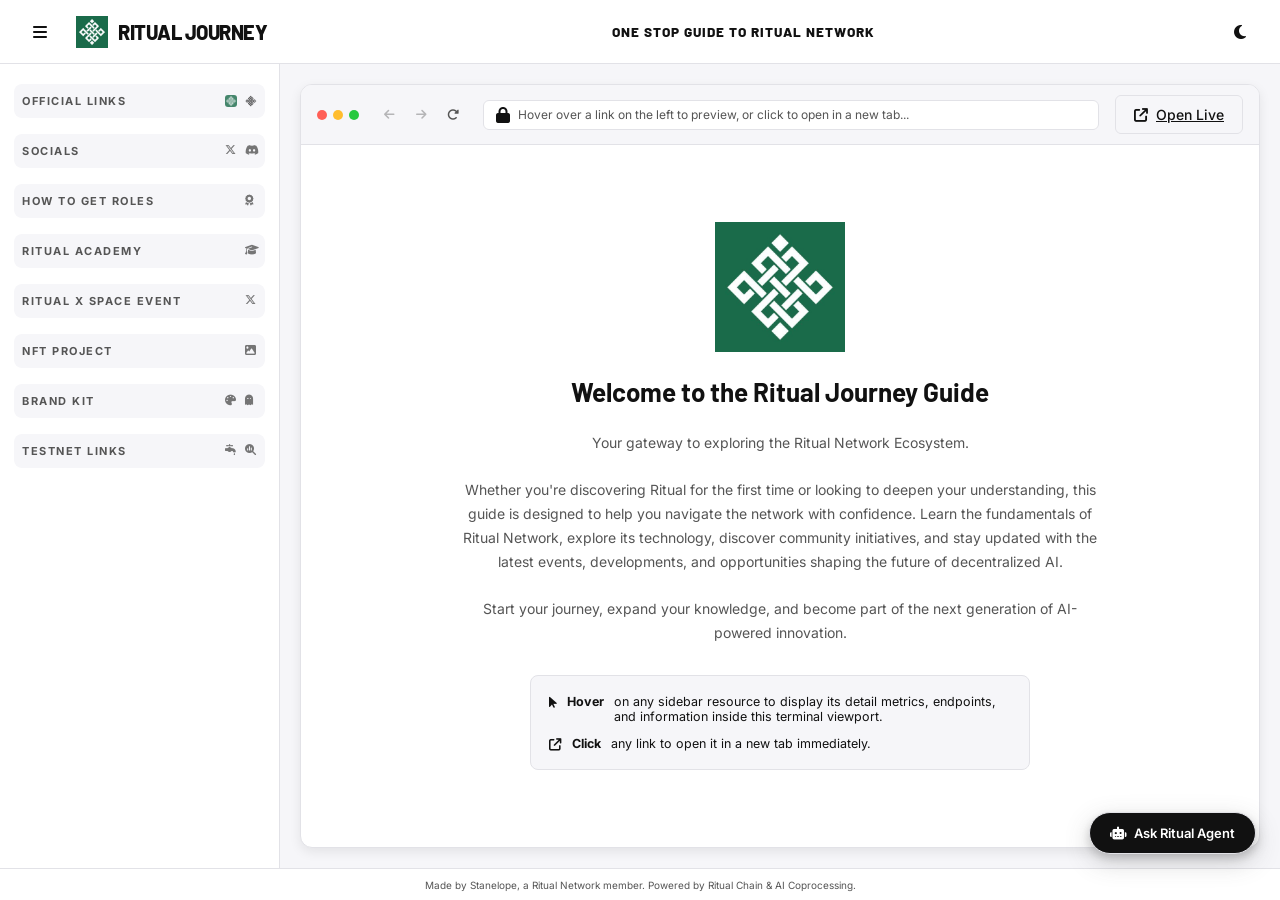
<file: index.html>
<!DOCTYPE html>
<html lang="en" data-theme="light">
<head>
    <meta charset="UTF-8">
    <meta name="viewport" content="width=device-width, initial-scale=1.0">
    <title>Ritual Journey | One-Stop Guide</title>
    
    <!-- Meta tags for SEO -->
    <meta name="description" content="Explore the Ritual Network, chain details, developer resources, brand kit, and testnet dApps. Created by Stanelope, a Ritual Network member.">
    <meta name="keywords" content="Ritual Network, Ritual Journey, Web3, AI Coprocessor, Ritual Foundation, Stanelope">
    <meta name="author" content="Stanelope">
    
    <!-- Google Fonts: Barlow for headings, Inter for body -->
    <link rel="preconnect" href="https://fonts.googleapis.com">
    <link rel="preconnect" href="https://fonts.gstatic.com" crossorigin>
    <link href="https://fonts.googleapis.com/css2?family=Barlow:ital,wght@0,300;0,400;0,600;0,700;0,800;1,600&family=Inter:wght@300;400;500;600;700&display=swap" rel="stylesheet">
    
    <!-- FontAwesome for Premium Icons -->
    <link rel="stylesheet" href="https://cdnjs.cloudflare.com/ajax/libs/font-awesome/6.4.0/css/all.min.css">
    
    <!-- Local Stylesheet -->
    <link rel="stylesheet" href="styles.css">
</head>
<body>

    <!-- Main App Layout -->
    <div class="app-container">
        
        <!-- Header -->
        <header class="app-header">
            <div class="header-left">
                <button id="sidebarToggle" class="btn-icon" aria-label="Toggle Sidebar">
                    <i class="fa-solid fa-bars"></i>
                </button>
                <div class="brand-wrapper">
                    <img src="ritualnetwork.png" alt="Ritual Logo" class="brand-logo" id="siteLogo">
                    <h1 class="brand-title glow-title" id="siteTitleText">RITUAL JOURNEY</h1>
                </div>
            </div>
            
            <!-- Centered Header Subtitle with Black Glow Animation -->
            <div class="header-banner">
                <span class="animated-banner-text black-glow-text">ONE STOP GUIDE TO RITUAL NETWORK</span>
            </div>
            
            <div class="header-right">
                <!-- Quick tools -->
                <button id="btnThemeToggle" class="btn-icon" title="Toggle Light/Dark Theme">
                    <i class="fa-solid fa-moon"></i>
                </button>
            </div>
        </header>

        <div class="app-body">
            
            <!-- Sidebar -->
            <aside class="app-sidebar" id="appSidebar">
                <div class="sidebar-scroll">
                    <!-- Navigation / Resource Links -->
                    <nav class="sidebar-nav">
                        
                        <!-- Official Links -->
                        <div class="nav-section">
                            <h4 class="section-title">
                                <span>Official Links</span>
                                <span class="section-preview-icons">
                                    <img src="ritualnetwork.png" class="sidebar-inline-logo">
                                    <img src="ritualfoundation.png" class="sidebar-inline-logo">
                                </span>
                            </h4>
                            <ul class="nav-list">
                                <li>
                                    <a href="https://ritual.net/" class="nav-link" data-preview-key="ritual-net" target="_blank">
                                        <img src="ritualnetwork.png" alt="Ritual Network" class="sidebar-inline-logo">
                                        <span>Ritual Network</span>
                                    </a>
                                </li>
                                <li>
                                    <a href="https://www.ritualfoundation.org/" class="nav-link" data-preview-key="foundation" target="_blank">
                                        <img src="ritualfoundation.png" alt="Ritual Foundation" class="sidebar-inline-logo">
                                        <span>Ritual Foundation</span>
                                    </a>
                                </li>
                                <li>
                                    <a href="https://www.ritualfoundation.org/team" class="nav-link" data-preview-key="team" target="_blank">
                                        <i class="fa-solid fa-users"></i>
                                        <span>Team Details</span>
                                    </a>
                                </li>
                                <li>
                                    <a href="https://whitepaper.ritualfoundation.org/" class="nav-link" data-preview-key="whitepaper" target="_blank">
                                        <i class="fa-solid fa-file-invoice"></i>
                                        <span>Whitepaper</span>
                                    </a>
                                </li>
                                <li>
                                    <a href="https://docs.ritualfoundation.org/" class="nav-link" data-preview-key="documentation" target="_blank">
                                        <i class="fa-solid fa-book"></i>
                                        <span>Documentation</span>
                                    </a>
                                </li>
                                <li>
                                    <a href="https://skills.ritualfoundation.org/" class="nav-link" data-preview-key="skills-hub" target="_blank">
                                        <i class="fa-solid fa-microchip"></i>
                                        <span>Skills Hub</span>
                                    </a>
                                </li>
                                <li>
                                    <a href="https://www.ritualfoundation.org/blog" class="nav-link" data-preview-key="blog" target="_blank">
                                        <i class="fa-solid fa-bullhorn"></i>
                                        <span>Official Blog</span>
                                    </a>
                                </li>
                                <li>
                                    <a href="https://github.com/ritual-foundation" class="nav-link" data-preview-key="github" target="_blank">
                                        <i class="fa-brands fa-github"></i>
                                        <span>GitHub Ritual Foundation</span>
                                    </a>
                                </li>
                                <li>
                                    <a href="https://github.com/ritualchain" class="nav-link" data-preview-key="github-chain" target="_blank">
                                        <i class="fa-brands fa-github"></i>
                                        <span>GitHub Ritual Chain</span>
                                    </a>
                                </li>
                            </ul>
                        </div>

                        <!-- Socials -->
                        <div class="nav-section">
                            <h4 class="section-title">
                                <span>Socials</span>
                                <span class="section-preview-icons">
                                    <i class="fa-brands fa-x-twitter"></i>
                                    <i class="fa-brands fa-discord"></i>
                                </span>
                            </h4>
                            <ul class="nav-list">
                                <li>
                                    <a href="https://x.com/ritualfnd" class="nav-link" data-preview-key="x-foundation" target="_blank">
                                        <i class="fa-brands fa-x-twitter text-dim"></i>
                                        <span>X (Foundation)</span>
                                    </a>
                                </li>
                                <li>
                                    <a href="https://x.com/ritualnet" class="nav-link" data-preview-key="x-network" target="_blank">
                                        <i class="fa-brands fa-x-twitter"></i>
                                        <span>X (Network)</span>
                                    </a>
                                </li>
                                <li>
                                    <a href="https://discord.com/invite/ritual-net" class="nav-link" data-preview-key="discord" target="_blank">
                                        <i class="fa-brands fa-discord"></i>
                                        <span>Discord Server</span>
                                    </a>
                                </li>
                                <li>
                                    <a href="https://t.me/ritualchain" class="nav-link" data-preview-key="telegram" target="_blank">
                                        <i class="fa-brands fa-telegram"></i>
                                        <span>Telegram Channel</span>
                                    </a>
                                </li>
                                <li>
                                    <a href="https://www.linkedin.com/company/ritual-foundation/" class="nav-link" data-preview-key="linkedin" target="_blank">
                                        <i class="fa-brands fa-linkedin"></i>
                                        <span>LinkedIn</span>
                                    </a>
                                </li>
                                <li>
                                    <a href="https://cura.network/ritualfoundation" class="nav-link" data-preview-key="cura" target="_blank">
                                        <i class="fa-solid fa-network-wired"></i>
                                        <span>Cura Profile</span>
                                    </a>
                                </li>
                                <li>
                                    <a href="https://x.com/ritualdigest" class="nav-link" data-preview-key="ritual-digest" target="_blank">
                                        <i class="fa-solid fa-newspaper"></i>
                                        <span>Ritual Digest</span>
                                    </a>
                                </li>
                            </ul>
                        </div>

                        <!-- How to Get Roles -->
                        <div class="nav-section">
                            <h4 class="section-title">
                                <span>How to Get Roles</span>
                                <span class="section-preview-icons">
                                    <i class="fa-solid fa-award"></i>
                                </span>
                            </h4>
                            <ul class="nav-list">
                                <li>
                                    <a href="roles.html#initiate" class="nav-link sidebar-role-initiate" data-preview-key="role-initiate" target="_blank">
                                        <i class="fa-solid fa-user-check"></i>
                                        <span>Initiate</span>
                                    </a>
                                </li>
                                <li>
                                    <a href="roles.html#ascendant" class="nav-link sidebar-role-ascendant" data-preview-key="role-ascendant" target="_blank">
                                        <i class="fa-solid fa-angles-up"></i>
                                        <span>Ascendant</span>
                                    </a>
                                </li>
                                <li>
                                    <a href="roles.html#bitty" class="nav-link sidebar-role-bitty" data-preview-key="role-bitty" target="_blank">
                                        <i class="fa-solid fa-award"></i>
                                        <span>Bitty</span>
                                    </a>
                                </li>
                                <li>
                                    <a href="roles.html#ritty" class="nav-link sidebar-role-ritty" data-preview-key="role-ritty" target="_blank">
                                        <i class="fa-solid fa-crown"></i>
                                        <span>Ritty</span>
                                    </a>
                                </li>
                                <li>
                                    <a href="roles.html#ritualist" class="nav-link sidebar-role-ritualist" data-preview-key="role-ritualist" target="_blank">
                                        <i class="fa-solid fa-gem"></i>
                                        <span>Ritualist</span>
                                    </a>
                                </li>
                                <li>
                                    <a href="roles.html#radiant-ritualist" class="nav-link sidebar-role-radiant" data-preview-key="role-radiant" target="_blank">
                                        <i class="fa-solid fa-circle-radiation"></i>
                                        <span>Radiant Ritualist</span>
                                    </a>
                                </li>
                                <li>
                                    <a href="roles.html#mage" class="nav-link sidebar-role-mage" data-preview-key="role-mage" target="_blank">
                                        <i class="fa-solid fa-wand-magic-sparkles"></i>
                                        <span>Mage</span>
                                    </a>
                                </li>
                                <li>
                                    <a href="roles.html#zealot" class="nav-link sidebar-role-zealot" data-preview-key="role-zealot" target="_blank">
                                        <i class="fa-solid fa-fire"></i>
                                        <span>Zealot</span>
                                    </a>
                                </li>
                            </ul>
                        </div>

                        <!-- Ritual Academy -->
                        <div class="nav-section">
                            <h4 class="section-title">
                                <span>Ritual Academy</span>
                                <span class="section-preview-icons">
                                    <i class="fa-solid fa-graduation-cap"></i>
                                </span>
                            </h4>
                            <ul class="nav-list">
                                <li>
                                    <a href="https://www.linkedin.com/events/7422349185305325568/" class="nav-link" data-preview-key="academy-intro" target="_blank">
                                        <i class="fa-solid fa-graduation-cap"></i>
                                        <span>Introduction to AI</span>
                                    </a>
                                </li>
                                <li>
                                    <a href="https://x.com/i/broadcasts/1mrxmBMNnbqKy" class="nav-link" data-preview-key="academy-payments" target="_blank">
                                        <i class="fa-solid fa-graduation-cap"></i>
                                        <span>AI x Crypto Payments</span>
                                    </a>
                                </li>
                                <li>
                                    <a href="https://x.com/i/broadcasts/1lPKqvMpRMdGb" class="nav-link" data-preview-key="academy-risk" target="_blank">
                                        <i class="fa-solid fa-graduation-cap"></i>
                                        <span>AI Risk Assessment</span>
                                    </a>
                                </li>
                                <li>
                                    <a href="https://x.com/i/broadcasts/1XxygmmVEjWGM" class="nav-link" data-preview-key="academy-twin" target="_blank">
                                        <i class="fa-solid fa-graduation-cap"></i>
                                        <span>Build Your AI Twin</span>
                                    </a>
                                </li>
                                <li>
                                    <a href="https://x.com/i/broadcasts/1wxWjaRPyPNJQ" class="nav-link" data-preview-key="academy-programming" target="_blank">
                                        <i class="fa-solid fa-graduation-cap"></i>
                                        <span>Correctness-Oriented Prog</span>
                                    </a>
                                </li>
                                <li>
                                    <a href="https://x.com/i/broadcasts/1rGmqojbNOvGy" class="nav-link" data-preview-key="academy-k8s" target="_blank">
                                        <i class="fa-solid fa-graduation-cap"></i>
                                        <span>Running Agent on K8s</span>
                                    </a>
                                </li>
                                <li>
                                    <a href="https://elifhilalumucu/status/2046997861402120490" class="nav-link" data-preview-key="academy-tools" target="_blank">
                                        <i class="fa-solid fa-graduation-cap"></i>
                                        <span>AI Agent with Tools</span>
                                    </a>
                                </li>
                                <li>
                                    <a href="https://x.com/i/broadcasts/1NGaraPnwqbJj" class="nav-link" data-preview-key="academy-cybersecurity" target="_blank">
                                        <i class="fa-solid fa-graduation-cap"></i>
                                        <span>Cybersecurity x AI</span>
                                    </a>
                                </li>
                            </ul>
                        </div>

                        <!-- Ritual X Space Event -->
                        <div class="nav-section">
                            <h4 class="section-title">
                                <span>Ritual X Space Event</span>
                                <span class="section-preview-icons">
                                    <i class="fa-brands fa-x-twitter"></i>
                                </span>
                            </h4>
                            <ul class="nav-list">
                                <li>
                                    <a href="https://x.com/QaziHaris706/status/2061809968798716019" class="nav-link" data-preview-key="event-onboarding" target="_blank">
                                        <i class="fa-brands fa-x-twitter text-dim"></i>
                                        <div class="sidebar-link-multiline">
                                            <span class="main-link-text">Ritual Onboarding</span>
                                            <span class="sub-link-text">Hosts: Qazi Haris, JT</span>
                                        </div>
                                    </a>
                                </li>
                                <li>
                                    <a href="https://x.com/linhlambo/status/2063242798720336167" class="nav-link" data-preview-key="event-connect" target="_blank">
                                        <i class="fa-brands fa-x-twitter text-dim"></i>
                                        <div class="sidebar-link-multiline">
                                            <span class="main-link-text">Ritual Connect</span>
                                            <span class="sub-link-text">Hosts: LinhLambo, JT, Ehi Lia</span>
                                        </div>
                                    </a>
                                </li>
                                <li>
                                    <a href="https://x.com/El__khalil/status/2054587082547372221" class="nav-link" data-preview-key="event-hangout" target="_blank">
                                        <i class="fa-brands fa-x-twitter text-dim"></i>
                                        <div class="sidebar-link-multiline">
                                            <span class="main-link-text">Ritual Hang-out</span>
                                            <span class="sub-link-text">Hosts: El Khalil, Lubu</span>
                                        </div>
                                    </a>
                                </li>
                                <li>
                                    <a href="https://x.com/YeaItsHeat/status/2061067229551325636" class="nav-link" data-preview-key="event-journey" target="_blank">
                                        <i class="fa-brands fa-x-twitter text-dim"></i>
                                        <div class="sidebar-link-multiline">
                                            <span class="main-link-text">Ritual Journey</span>
                                            <span class="sub-link-text">Hosts: Intuition, Heat</span>
                                        </div>
                                    </a>
                                </li>
                            </ul>
                        </div>

                        <!-- NFT Project -->
                        <div class="nav-section">
                            <h4 class="section-title">
                                <span>NFT Project</span>
                                <span class="section-preview-icons">
                                    <i class="fa-solid fa-image"></i>
                                </span>
                            </h4>
                            <ul class="nav-list">
                                <li>
                                    <a href="https://x.com/Initiatenft_" class="nav-link" data-preview-key="nft-initiates" target="_blank">
                                        <i class="fa-solid fa-image"></i>
                                        <span>Initiates NFT</span>
                                    </a>
                                </li>
                                <li>
                                    <a href="https://x.com/Siggyworld" class="nav-link" data-preview-key="nft-siggyworld" target="_blank">
                                        <i class="fa-solid fa-image"></i>
                                        <span>SiggyWorld NFT</span>
                                    </a>
                                </li>
                                <li>
                                    <a href="https://x.com/TheCapsNFTs" class="nav-link" data-preview-key="nft-caps" target="_blank">
                                        <i class="fa-solid fa-image"></i>
                                        <span>The Caps NFT</span>
                                    </a>
                                </li>
                                <li>
                                    <a href="https://x.com/SiggySocietyNFT" class="nav-link" data-preview-key="nft-siggysociety" target="_blank">
                                        <i class="fa-solid fa-image"></i>
                                        <span>SiggySociety NFT</span>
                                    </a>
                                </li>
                                <li>
                                    <a href="https://x.com/Ritiliow" class="nav-link" data-preview-key="nft-ritiliow" target="_blank">
                                        <i class="fa-solid fa-image"></i>
                                        <span>Ritiliow</span>
                                    </a>
                                </li>
                            </ul>
                        </div>

                        <!-- Brand Kit -->
                        <div class="nav-section">
                            <h4 class="section-title">
                                <span>Brand Kit</span>
                                <span class="section-preview-icons">
                                    <i class="fa-solid fa-palette"></i>
                                    <i class="fa-solid fa-ghost"></i>
                                </span>
                            </h4>
                            <ul class="nav-list">
                                <li>
                                    <a href="https://marshy-ermine-6e0.notion.site/Brand-Kit-28880470e38546d1a870b8f2cf903213" class="nav-link" data-preview-key="brand-kit" target="_blank">
                                        <i class="fa-solid fa-palette"></i>
                                        <span>Ritual Brand Kit</span>
                                    </a>
                                </li>
                                <li>
                                    <a href="https://siggyhalloween-ritual.xyz/" class="nav-link" data-preview-key="mascot" target="_blank">
                                        <i class="fa-solid fa-ghost"></i>
                                        <span>Official Siggy Mascot</span>
                                    </a>
                                </li>
                            </ul>
                        </div>

                        <!-- Testnet Links -->
                        <div class="nav-section">
                            <h4 class="section-title">
                                <span>Testnet Links</span>
                                <span class="section-preview-icons">
                                    <i class="fa-solid fa-faucet-drip"></i>
                                    <i class="fa-solid fa-magnifying-glass-chart"></i>
                                </span>
                            </h4>
                            <ul class="nav-list">
                                <li>
                                    <a href="https://faucet.ritualfoundation.org/" class="nav-link" data-preview-key="faucet" target="_blank">
                                        <i class="fa-solid fa-faucet-drip"></i>
                                        <span>Ritual Faucet</span>
                                    </a>
                                </li>
                                <li>
                                    <a href="https://explorer.ritualfoundation.org/" class="nav-link" data-preview-key="explorer" target="_blank">
                                        <i class="fa-solid fa-magnifying-glass-chart"></i>
                                        <span>Block Explorer</span>
                                    </a>
                                </li>
                                <li>
                                    <a href="https://docs.ritualfoundation.org/llms-full.txt" class="nav-link" data-preview-key="docs-txt" target="_blank">
                                        <i class="fa-solid fa-file-lines"></i>
                                        <span>Full Chain LLM Doc</span>
                                    </a>
                                </li>
                                <li>
                                    <a href="https://docs.google.com/spreadsheets/d/1-71yrtMqSRCTAvmshY2K_wDSYproX7GQFybKwkC5IFM/edit?gid=0#gid=0" class="nav-link sidebar-btn" data-preview-key="dapps-sheet" target="_blank">
                                        <i class="fa-solid fa-table"></i>
                                        <span>dApps Collection</span>
                                    </a>
                                </li>
                            </ul>
                        </div>

                    </nav>
                </div>
            </aside>

            <!-- Main Central Workspace -->
            <main class="app-main">
                
                <!-- Live Browser Preview Window -->
                <div class="preview-browser-frame">
                    
                    <!-- Browser Bar -->
                    <div class="browser-address-bar">
                        <div class="browser-dots">
                            <span class="dot dot-red"></span>
                            <span class="dot dot-yellow"></span>
                            <span class="dot dot-green"></span>
                        </div>
                        <div class="browser-navigation-arrows">
                            <button class="nav-btn" disabled><i class="fa-solid fa-arrow-left"></i></button>
                            <button class="nav-btn" disabled><i class="fa-solid fa-arrow-right"></i></button>
                            <button class="nav-btn" id="btnReloadPreview"><i class="fa-solid fa-rotate-right"></i></button>
                        </div>
                        <div class="address-input-container">
                            <i class="fa-solid fa-lock text-success"></i>
                            <input type="text" id="browserAddressInput" readonly value="Hover over a link on the left to preview, or click to open in a new tab...">
                        </div>
                        <div class="browser-actions">
                            <a href="#" target="_blank" id="btnOpenExternal" class="btn btn-sm btn-outline" title="Open in New Tab">
                                <i class="fa-solid fa-arrow-up-right-from-square"></i> Open Live
                            </a>
                        </div>
                    </div>

                    <!-- Browser Screen Content -->
                    <div class="browser-viewport" id="browserViewport">
                        
                        <!-- Default Welcome State -->
                        <div class="viewport-placeholder" id="viewportDefaultState">
                            <img src="ritualnetwork.png" alt="Ritual Logo" class="pulse-logo welcome-logo-lg">
                            <h2>Welcome to the Ritual Journey Guide</h2>
                            <p class="subtitle main-guide-description">Your gateway to exploring the Ritual Network Ecosystem.<br><br>
                            Whether you're discovering Ritual for the first time or looking to deepen your understanding, this guide is designed to help you navigate the network with confidence. Learn the fundamentals of Ritual Network, explore its technology, discover community initiatives, and stay updated with the latest events, developments, and opportunities shaping the future of decentralized AI.<br><br>
                            Start your journey, expand your knowledge, and become part of the next generation of AI-powered innovation.</p>
                            <div class="quick-instructions">
                                <p><i class="fa-solid fa-mouse-pointer"></i> <strong>Hover</strong> on any sidebar resource to display its detail metrics, endpoints, and information inside this terminal viewport.</p>
                                <p><i class="fa-solid fa-arrow-up-right-from-square"></i> <strong>Click</strong> any link to open it in a new tab immediately.</p>
                            </div>
                        </div>

                        <!-- Dynamic Content Preview Card -->
                        <div class="viewport-preview-card" id="viewportPreviewCard" style="display: none;">
                            <div class="preview-meta">
                                <span class="preview-category" id="previewCategory">Category</span>
                                <h2 class="preview-title" id="previewTitle">Resource Title</h2>
                                <p class="preview-url font-mono" id="previewUrl">https://ritual.net</p>
                            </div>

                            <div class="preview-body">
                                <div class="preview-description" id="previewDesc">
                                    Description of the resource.
                                </div>
                                
                                <div class="preview-extra-stats" id="previewStatsContainer">
                                    <!-- Dynamic stats will load here -->
                                </div>
                            </div>
                            
                            <!-- Embedded iframe workspace -->
                            <div class="iframe-container">
                                <div class="iframe-overlay-header">
                                    <span>Live Preview Viewport</span>
                                    <span class="status-indicator online">Interactive</span>
                                </div>
                                <iframe id="previewIframe" src="" sandbox="allow-scripts allow-same-origin"></iframe>
                            </div>
                        </div>

                    </div>
                </div>

            </main>

        </div>

        <!-- Sticky Developer Stamp -->
        <footer class="app-footer">
            <p>Made by Stanelope, a Ritual Network member. Powered by Ritual Chain & AI Coprocessing.</p>
        </footer>

    </div>

    <!-- AI Agent Chat Widget -->
    <div id="aiChatWidget" class="chat-widget">
        <button id="chatToggleBtn" class="chat-toggle-btn" title="Ask AI Agent">
            <i class="fa-solid fa-robot"></i>
            <span class="chat-label">Ask Ritual Agent</span>
        </button>
        <div id="chatWindow" class="chat-window hidden">
            <div class="chat-header">
                <div class="chat-header-title">
                    <i class="fa-solid fa-brain text-accent"></i>
                    <div>
                        <h4>Ritual Oracle</h4>
                        <p class="status">Online | Guide Assistant</p>
                    </div>
                </div>
                <button id="closeChatBtn" class="btn-icon-sm"><i class="fa-solid fa-xmark"></i></button>
            </div>
            <div class="chat-messages" id="chatMessages">
                <div class="message assistant">
                    Hello! I am your Ritual Journey AI Oracle. Ask me anything about Chain ID 1979, the faucet, documentation, Skills Hub, or the Ritual team!
                </div>
            </div>
            <div class="chat-suggestions" id="chatSuggestions">
                <button class="suggest-chip" data-query="What is the Chain ID of Ritual Testnet?">Chain ID?</button>
                <button class="suggest-chip" data-query="Where is the Ritual token faucet?">Faucet?</button>
                <button class="suggest-chip" data-query="What is the Skills Hub?">Skills Hub?</button>
                <button class="suggest-chip" data-query="Who made this website?">Creator?</button>
            </div>
            <div class="chat-input-area">
                <input type="text" id="chatInput" placeholder="Type your question about Ritual...">
                <button id="sendChatBtn" class="btn btn-primary btn-sm"><i class="fa-solid fa-paper-plane"></i></button>
            </div>
        </div>
    </div>

    <!-- Core App Logic -->
    <script src="app.js"></script>
</body>
</html>
</file>
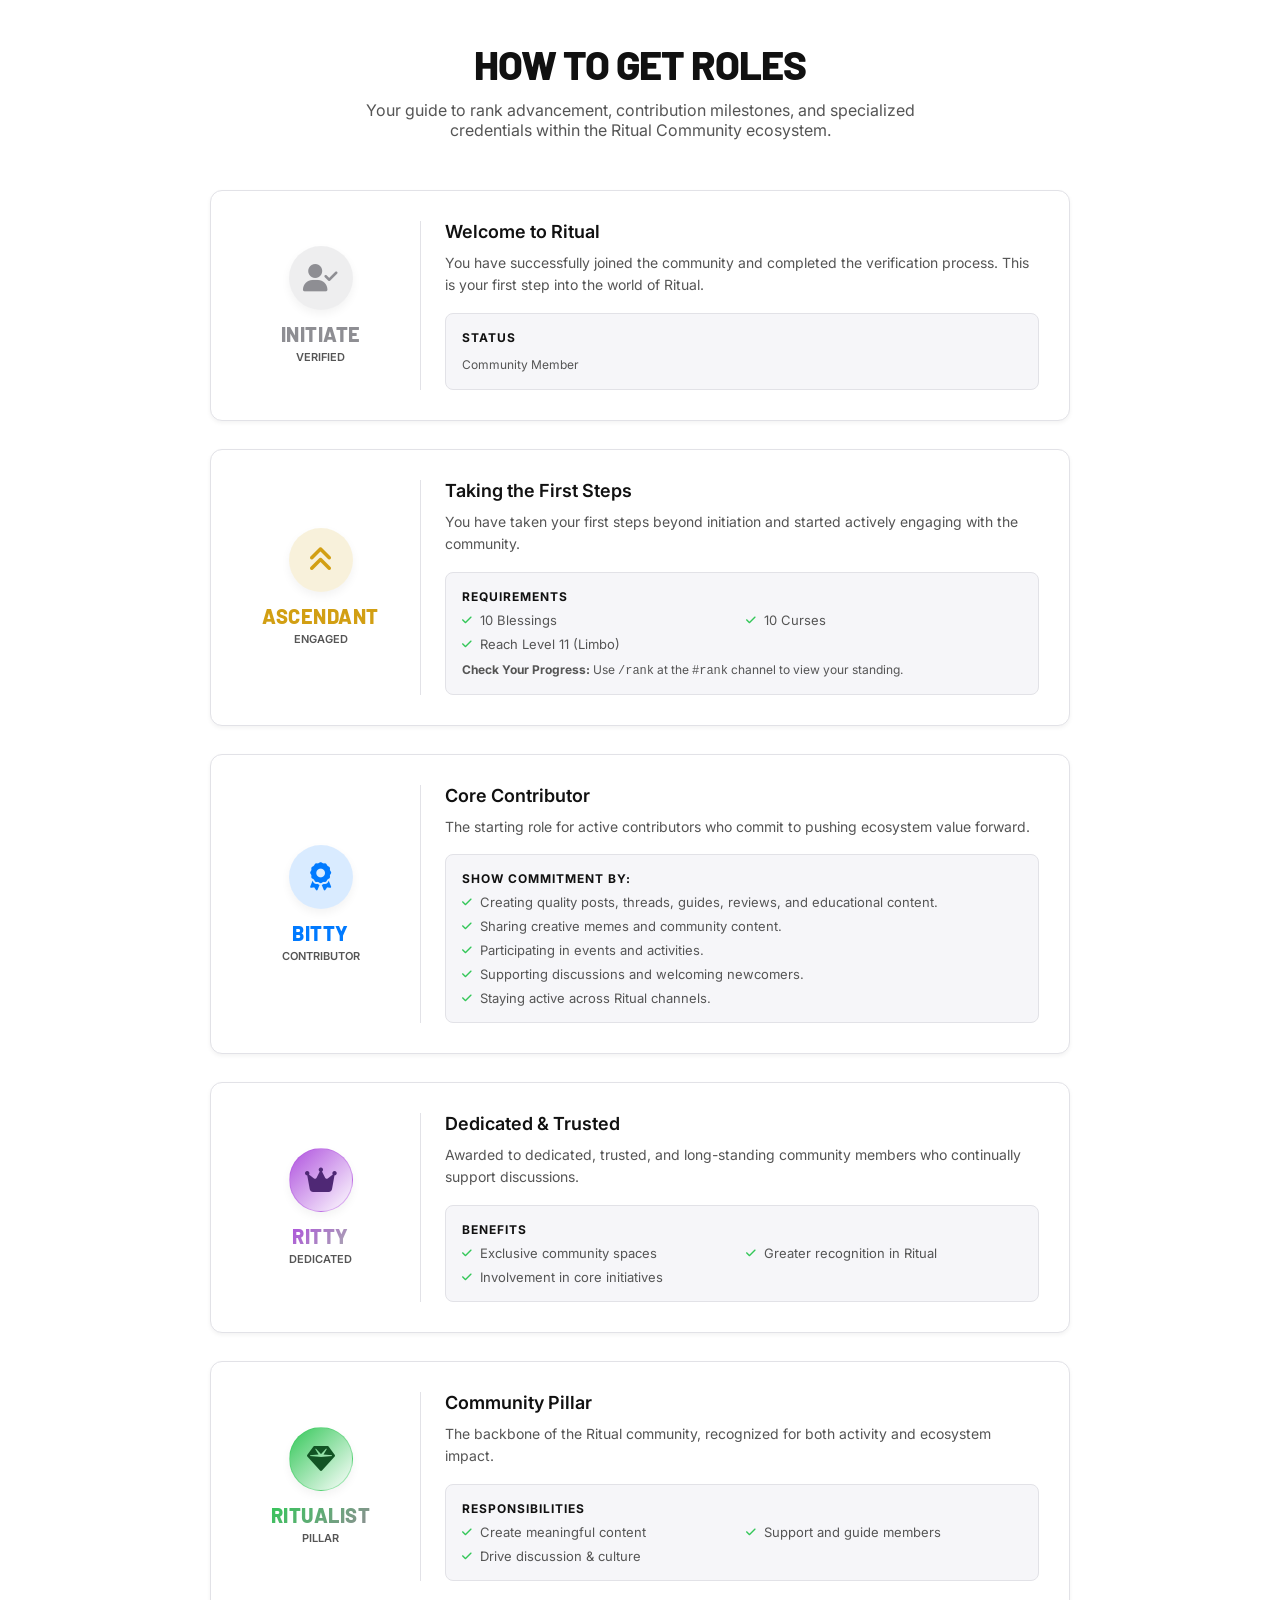
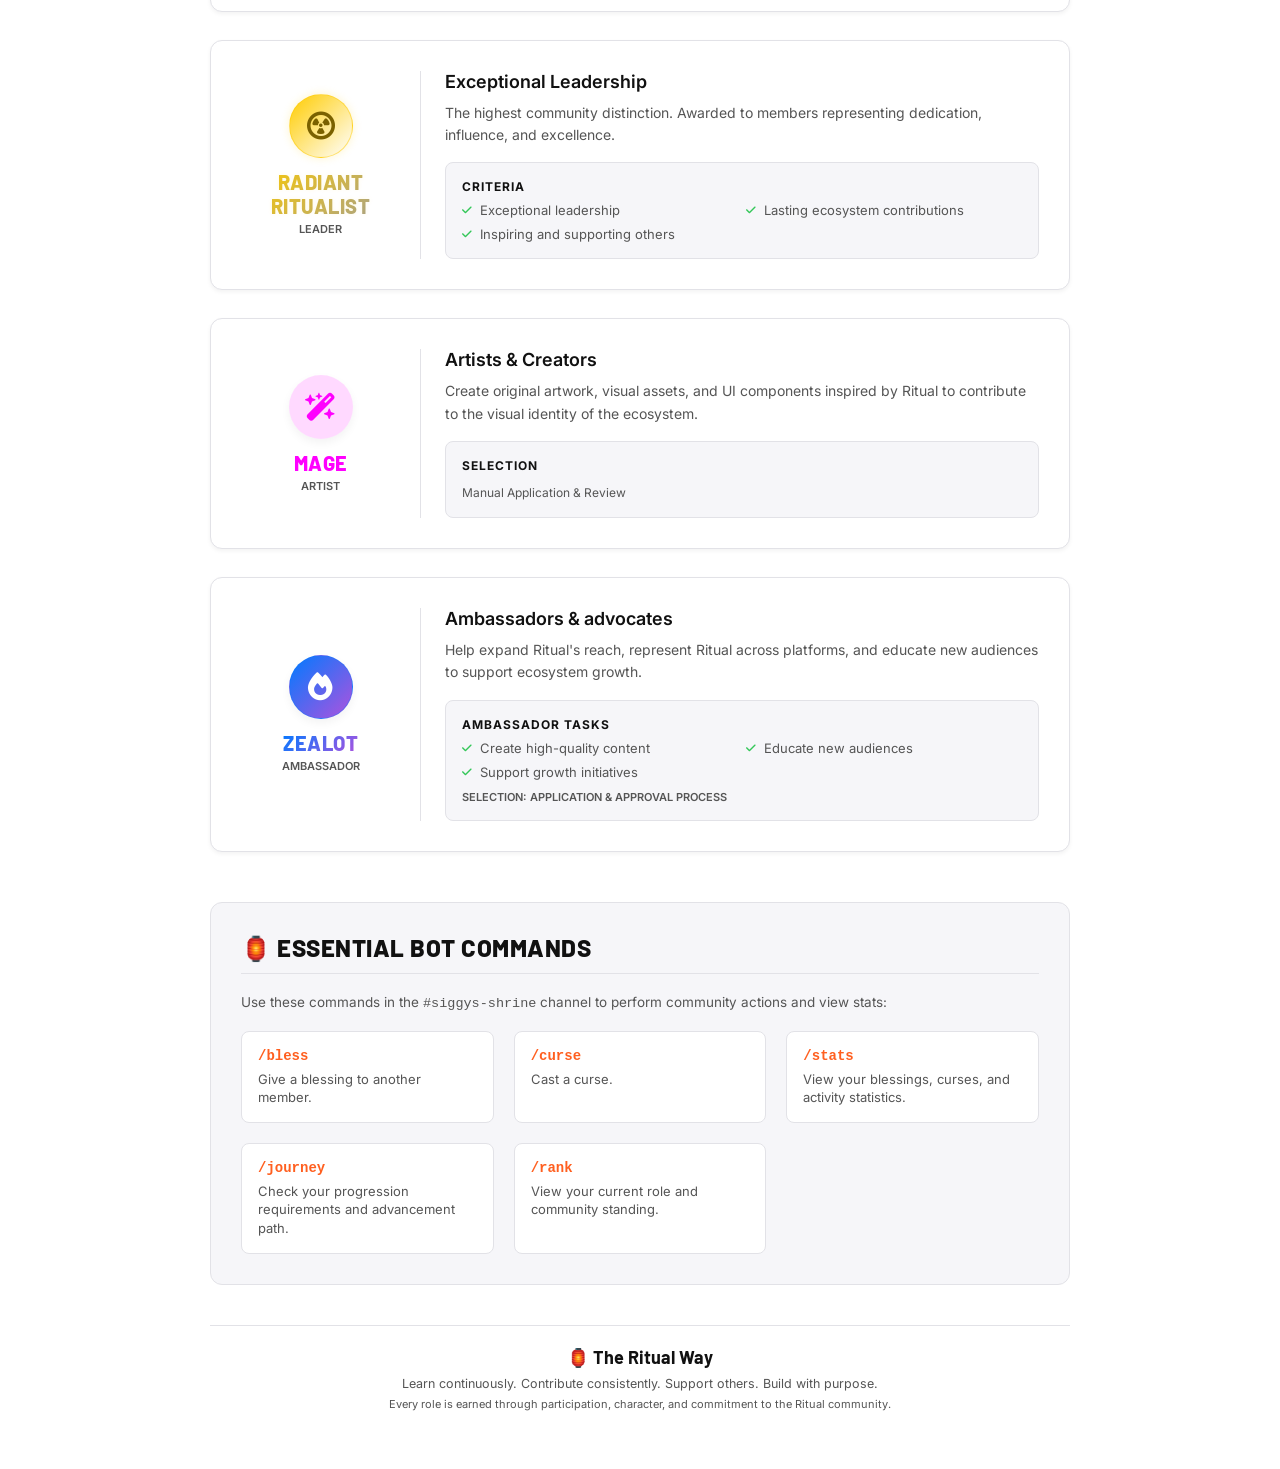
<file: roles.html>
<!DOCTYPE html>
<html lang="en" data-theme="light">
<head>
    <meta charset="UTF-8">
    <meta name="viewport" content="width=device-width, initial-scale=1.0">
    <title>Ritual Community Roles Guide</title>
    
    <!-- Fonts & Icons -->
    <link rel="preconnect" href="https://fonts.googleapis.com">
    <link rel="preconnect" href="https://fonts.gstatic.com" crossorigin>
    <link href="https://fonts.googleapis.com/css2?family=Barlow:ital,wght@0,300;0,400;0,600;0,700;0,800;1,600&family=Inter:wght@300;400;500;600;700&display=swap" rel="stylesheet">
    <link rel="stylesheet" href="https://cdnjs.cloudflare.com/ajax/libs/font-awesome/6.4.0/css/all.min.css">
    
    <!-- Link styles from parent workspace -->
    <link rel="stylesheet" href="styles.css">
    
    <style>
        /* Specific page styles for Roles Guide */
        .roles-body {
            max-width: 900px;
            margin: 0 auto;
            padding: 40px 20px;
            font-family: var(--font-body);
        }

        .roles-header {
            text-align: center;
            margin-bottom: 50px;
        }

        .roles-header h1 {
            font-family: var(--font-heading);
            font-size: 40px;
            font-weight: 800;
            letter-spacing: -1px;
            margin-bottom: 12px;
            color: var(--text-primary);
        }

        .roles-header p {
            color: var(--text-secondary);
            font-size: 16px;
            max-width: 600px;
            margin: 0 auto;
        }

        .roles-grid {
            display: flex;
            flex-direction: column;
            gap: 28px;
            margin-bottom: 50px;
        }

        .role-card {
            background: var(--bg-primary);
            border: 1px solid var(--border-color);
            border-radius: 12px;
            padding: 30px;
            display: grid;
            grid-template-columns: 180px 1fr;
            gap: 24px;
            transition: all 0.3s ease;
            box-shadow: var(--shadow-sm);
        }

        .role-card:hover {
            box-shadow: var(--hover-shadow-blend);
            transform: translateY(-2px);
        }

        .role-badge-col {
            display: flex;
            flex-direction: column;
            align-items: center;
            justify-content: center;
            border-right: 1px solid var(--border-color);
            padding-right: 20px;
            text-align: center;
        }

        .role-icon-wrapper {
            width: 64px;
            height: 64px;
            border-radius: 50%;
            display: flex;
            align-items: center;
            justify-content: center;
            font-size: 28px;
            margin-bottom: 12px;
            box-shadow: 0 4px 10px rgba(0,0,0,0.05);
        }

        .role-name {
            font-family: var(--font-heading);
            font-size: 20px;
            font-weight: 800;
            letter-spacing: 0.5px;
            text-transform: uppercase;
        }

        .role-status {
            font-size: 11px;
            font-weight: 600;
            color: var(--text-secondary);
            margin-top: 4px;
            text-transform: uppercase;
        }

        .role-details h3 {
            font-size: 18px;
            font-weight: 600;
            margin-bottom: 10px;
        }

        .role-details p {
            color: var(--text-secondary);
            font-size: 14px;
            line-height: 1.6;
            margin-bottom: 16px;
        }

        .role-requirements {
            background-color: var(--bg-secondary);
            border: 1px solid var(--border-color);
            border-radius: 8px;
            padding: 16px;
        }

        .role-requirements h4 {
            font-size: 12px;
            font-weight: 700;
            text-transform: uppercase;
            letter-spacing: 1px;
            color: var(--text-primary);
            margin-bottom: 8px;
        }

        .requirements-list {
            list-style: none;
            display: grid;
            grid-template-columns: repeat(auto-fit, minmax(200px, 1fr));
            gap: 8px;
        }

        .requirements-list li {
            font-size: 13px;
            color: var(--text-secondary);
            display: flex;
            align-items: center;
            gap: 8px;
        }

        .requirements-list li::before {
            content: "\f00c";
            font-family: "Font Awesome 6 Free";
            font-weight: 900;
            color: #34c759;
            font-size: 11px;
        }

        /* Role-specific coloring */
        /* 1. Initiate (Grey) */
        .role-initiate .role-icon-wrapper { background-color: rgba(142, 142, 147, 0.15); color: #8e8e93; }
        .role-initiate .role-name { color: #8e8e93; }
        
        /* 2. Ascendant (Mustard) */
        .role-ascendant .role-icon-wrapper { background-color: rgba(210, 159, 19, 0.15); color: #d29f13; }
        .role-ascendant .role-name { color: #d29f13; }

        /* 3. Bitty (Blue) */
        .role-bitty .role-icon-wrapper { background-color: rgba(0, 122, 255, 0.15); color: #007aff; }
        .role-bitty .role-name { color: #007aff; }

        /* 4. Ritty (Gradient Purple/White) */
        .role-ritty .role-icon-wrapper { 
            background: linear-gradient(135deg, #af52de 0%, #ffffff 100%); 
            color: #4f2875; 
            border: 1px solid rgba(175, 82, 222, 0.4);
        }
        .role-ritty .role-name { 
            background: linear-gradient(135deg, #af52de, #a8a8af); 
            -webkit-background-clip: text; 
            -webkit-text-fill-color: transparent; 
            color: #af52de; 
            display: inline-block;
        }

        /* 5. Ritualist (Gradient Green/White) */
        .role-ritualist .role-icon-wrapper { 
            background: linear-gradient(135deg, #34c759 0%, #ffffff 100%); 
            color: #125424; 
            border: 1px solid rgba(52, 199, 89, 0.4);
        }
        .role-ritualist .role-name { 
            background: linear-gradient(135deg, #34c759, #8e8e93); 
            -webkit-background-clip: text; 
            -webkit-text-fill-color: transparent; 
            color: #34c759;
            display: inline-block;
        }

        /* 6. Radiant Ritualist (Gradient Yellow/White) */
        .role-radiant .role-icon-wrapper { 
            background: linear-gradient(135deg, #ffcc00 0%, #ffffff 100%); 
            color: #7a6100; 
            border: 1px solid rgba(255, 204, 0, 0.5); 
            box-shadow: 0 0 10px rgba(255, 204, 0, 0.2); 
        }
        .role-radiant .role-name { 
            background: linear-gradient(135deg, #ffcc00, #9c9c9c); 
            -webkit-background-clip: text; 
            -webkit-text-fill-color: transparent; 
            color: #ffcc00; 
            text-shadow: 0 0 4px rgba(255, 204, 0, 0.1);
            display: inline-block;
        }

        /* 7. Mage (Magenta) */
        .role-mage .role-icon-wrapper { background-color: rgba(255, 0, 255, 0.15); color: #ff00ff; }
        .role-mage .role-name { color: #ff00ff; }

        /* 8. Zealot (Gradient Blue/Purple) */
        .role-zealot .role-icon-wrapper { 
            background: linear-gradient(135deg, #007aff 0%, #af52de 100%); 
            color: #ffffff; 
            border: 1px solid rgba(0, 122, 255, 0.3); 
        }
        .role-zealot .role-name { 
            background: linear-gradient(135deg, #007aff, #af52de); 
            -webkit-background-clip: text; 
            -webkit-text-fill-color: transparent; 
            color: #007aff;
            display: inline-block;
        }

        /* Command Sheet & Legend Styling */
        .roles-footer-section {
            background-color: var(--bg-secondary);
            border: 1px solid var(--border-color);
            border-radius: 12px;
            padding: 30px;
            margin-bottom: 40px;
        }

        .section-subtitle {
            font-family: var(--font-heading);
            font-size: 24px;
            font-weight: 800;
            margin-bottom: 20px;
            color: var(--text-primary);
            border-bottom: 1px solid var(--border-color);
            padding-bottom: 10px;
            text-transform: uppercase;
            letter-spacing: 0.5px;
        }

        .commands-grid {
            display: grid;
            grid-template-columns: repeat(auto-fit, minmax(240px, 1fr));
            gap: 20px;
        }

        .command-card {
            background: var(--bg-primary);
            border: 1px solid var(--border-color);
            border-radius: 8px;
            padding: 16px;
        }

        .command-syntax {
            font-family: monospace;
            font-size: 14px;
            font-weight: 700;
            color: var(--color-orange);
            margin-bottom: 6px;
        }

        .command-desc {
            font-size: 13px;
            color: var(--text-secondary);
            line-height: 1.4;
        }

        .way-footer {
            text-align: center;
            padding: 20px;
            border-top: 1px solid var(--border-color);
            margin-top: 40px;
        }

        .way-footer h4 {
            font-family: var(--font-heading);
            font-size: 18px;
            color: var(--text-primary);
            margin-bottom: 8px;
        }

        .way-footer p {
            font-size: 12.5px;
            color: var(--text-secondary);
        }

        @media (max-width: 600px) {
            .role-card {
                grid-template-columns: 1fr;
                gap: 16px;
            }
            .role-badge-col {
                border-right: none;
                border-bottom: 1px solid var(--border-color);
                padding-right: 0;
                padding-bottom: 16px;
            }
        }
    </style>
</head>
<body style="height: auto; overflow: auto; background-color: var(--bg-primary);">

    <div class="roles-body">
        
        <!-- Header -->
        <div class="roles-header">
            <h1>HOW TO GET ROLES</h1>
            <p>Your guide to rank advancement, contribution milestones, and specialized credentials within the Ritual Community ecosystem.</p>
        </div>

        <!-- Grid of Roles -->
        <div class="roles-grid">
            
            <!-- 1. Initiate -->
            <div class="role-card role-initiate" id="initiate">
                <div class="role-badge-col">
                    <div class="role-icon-wrapper">
                        <i class="fa-solid fa-user-check"></i>
                    </div>
                    <span class="role-name">Initiate</span>
                    <span class="role-status">Verified</span>
                </div>
                <div class="role-details">
                    <h3>Welcome to Ritual</h3>
                    <p>You have successfully joined the community and completed the verification process. This is your first step into the world of Ritual.</p>
                    <div class="role-requirements">
                        <h4>Status</h4>
                        <span class="font-mono" style="font-size: 12px; color: var(--text-secondary);">Community Member</span>
                    </div>
                </div>
            </div>

            <!-- 2. Ascendant -->
            <div class="role-card role-ascendant" id="ascendant">
                <div class="role-badge-col">
                    <div class="role-icon-wrapper">
                        <i class="fa-solid fa-angles-up"></i>
                    </div>
                    <span class="role-name">Ascendant</span>
                    <span class="role-status">Engaged</span>
                </div>
                <div class="role-details">
                    <h3>Taking the First Steps</h3>
                    <p>You have taken your first steps beyond initiation and started actively engaging with the community.</p>
                    <div class="role-requirements">
                        <h4>Requirements</h4>
                        <ul class="requirements-list">
                            <li>10 Blessings</li>
                            <li>10 Curses</li>
                            <li>Reach Level 11 (Limbo)</li>
                        </ul>
                        <div style="margin-top: 10px; font-size: 12px; color: var(--text-secondary);">
                            <strong>Check Your Progress:</strong> Use <code>/rank</code> at the <code>#rank</code> channel to view your standing.
                        </div>
                    </div>
                </div>
            </div>

            <!-- 3. Bitty -->
            <div class="role-card role-bitty" id="bitty">
                <div class="role-badge-col">
                    <div class="role-icon-wrapper">
                        <i class="fa-solid fa-award"></i>
                    </div>
                    <span class="role-name">Bitty</span>
                    <span class="role-status">Contributor</span>
                </div>
                <div class="role-details">
                    <h3>Core Contributor</h3>
                    <p>The starting role for active contributors who commit to pushing ecosystem value forward.</p>
                    <div class="role-requirements">
                        <h4>Show Commitment By:</h4>
                        <ul class="requirements-list" style="grid-template-columns: 1fr;">
                            <li>Creating quality posts, threads, guides, reviews, and educational content.</li>
                            <li>Sharing creative memes and community content.</li>
                            <li>Participating in events and activities.</li>
                            <li>Supporting discussions and welcoming newcomers.</li>
                            <li>Staying active across Ritual channels.</li>
                        </ul>
                    </div>
                </div>
            </div>

            <!-- 4. Ritty -->
            <div class="role-card role-ritty" id="ritty">
                <div class="role-badge-col">
                    <div class="role-icon-wrapper">
                        <i class="fa-solid fa-crown"></i>
                    </div>
                    <span class="role-name">Ritty</span>
                    <span class="role-status">Dedicated</span>
                </div>
                <div class="role-details">
                    <h3>Dedicated & Trusted</h3>
                    <p>Awarded to dedicated, trusted, and long-standing community members who continually support discussions.</p>
                    <div class="role-requirements">
                        <h4>Benefits</h4>
                        <ul class="requirements-list">
                            <li>Exclusive community spaces</li>
                            <li>Greater recognition in Ritual</li>
                            <li>Involvement in core initiatives</li>
                        </ul>
                    </div>
                </div>
            </div>

            <!-- 5. Ritualist -->
            <div class="role-card role-ritualist" id="ritualist">
                <div class="role-badge-col">
                    <div class="role-icon-wrapper">
                        <i class="fa-solid fa-gem"></i>
                    </div>
                    <span class="role-name">Ritualist</span>
                    <span class="role-status">Pillar</span>
                </div>
                <div class="role-details">
                    <h3>Community Pillar</h3>
                    <p>The backbone of the Ritual community, recognized for both activity and ecosystem impact.</p>
                    <div class="role-requirements">
                        <h4>Responsibilities</h4>
                        <ul class="requirements-list">
                            <li>Create meaningful content</li>
                            <li>Support and guide members</li>
                            <li>Drive discussion & culture</li>
                        </ul>
                    </div>
                </div>
            </div>

            <!-- 6. Radiant Ritualist -->
            <div class="role-card role-radiant" id="radiant-ritualist">
                <div class="role-badge-col">
                    <div class="role-icon-wrapper">
                        <i class="fa-solid fa-circle-radiation"></i>
                    </div>
                    <span class="role-name">Radiant Ritualist</span>
                    <span class="role-status">Leader</span>
                </div>
                <div class="role-details">
                    <h3>Exceptional Leadership</h3>
                    <p>The highest community distinction. Awarded to members representing dedication, influence, and excellence.</p>
                    <div class="role-requirements">
                        <h4>Criteria</h4>
                        <ul class="requirements-list">
                            <li>Exceptional leadership</li>
                            <li>Lasting ecosystem contributions</li>
                            <li>Inspiring and supporting others</li>
                        </ul>
                    </div>
                </div>
            </div>

            <!-- 7. Mage -->
            <div class="role-card role-mage" id="mage">
                <div class="role-badge-col">
                    <div class="role-icon-wrapper">
                        <i class="fa-solid fa-wand-magic-sparkles"></i>
                    </div>
                    <span class="role-name">Mage</span>
                    <span class="role-status">Artist</span>
                </div>
                <div class="role-details">
                    <h3>Artists & Creators</h3>
                    <p>Create original artwork, visual assets, and UI components inspired by Ritual to contribute to the visual identity of the ecosystem.</p>
                    <div class="role-requirements">
                        <h4>Selection</h4>
                        <span class="font-mono" style="font-size: 12px; color: var(--text-secondary);">Manual Application & Review</span>
                    </div>
                </div>
            </div>

            <!-- 8. Zealot -->
            <div class="role-card role-zealot" id="zealot">
                <div class="role-badge-col">
                    <div class="role-icon-wrapper">
                        <i class="fa-solid fa-fire"></i>
                    </div>
                    <span class="role-name">Zealot</span>
                    <span class="role-status">Ambassador</span>
                </div>
                <div class="role-details">
                    <h3>Ambassadors & advocates</h3>
                    <p>Help expand Ritual's reach, represent Ritual across platforms, and educate new audiences to support ecosystem growth.</p>
                    <div class="role-requirements">
                        <h4>Ambassador Tasks</h4>
                        <ul class="requirements-list">
                            <li>Create high-quality content</li>
                            <li>Educate new audiences</li>
                            <li>Support growth initiatives</li>
                        </ul>
                        <div style="margin-top: 10px; font-size: 11px; text-transform: uppercase; font-weight: 600; color: var(--text-secondary);">
                            Selection: Application & Approval Process
                        </div>
                    </div>
                </div>
            </div>

        </div>

        <!-- Command Sheet -->
        <div class="roles-footer-section">
            <h3 class="section-subtitle">🏮 Essential Bot Commands</h3>
            <p style="font-size: 13.5px; color: var(--text-secondary); margin-bottom: 20px;">Use these commands in the <code>#siggys-shrine</code> channel to perform community actions and view stats:</p>
            
            <div class="commands-grid">
                <div class="command-card">
                    <div class="command-syntax">/bless</div>
                    <div class="command-desc">Give a blessing to another member.</div>
                </div>
                <div class="command-card">
                    <div class="command-syntax">/curse</div>
                    <div class="command-desc">Cast a curse.</div>
                </div>
                <div class="command-card">
                    <div class="command-syntax">/stats</div>
                    <div class="command-desc">View your blessings, curses, and activity statistics.</div>
                </div>
                <div class="command-card">
                    <div class="command-syntax">/journey</div>
                    <div class="command-desc">Check your progression requirements and advancement path.</div>
                </div>
                <div class="command-card">
                    <div class="command-syntax">/rank</div>
                    <div class="command-desc">View your current role and community standing.</div>
                </div>
            </div>
        </div>

        <!-- Way Footer -->
        <div class="way-footer">
            <h4>🏮 The Ritual Way</h4>
            <p>Learn continuously. Contribute consistently. Support others. Build with purpose.</p>
            <p style="margin-top: 6px; font-size: 11px; color: var(--text-secondary);">Every role is earned through participation, character, and commitment to the Ritual community.</p>
        </div>

    </div>

</body>
</html>
</file>
<file: styles.css>
/* Design System & Root Tokens */
:root {
    /* Fonts */
    --font-heading: 'Barlow', sans-serif;
    --font-body: 'Inter', sans-serif;

    /* Theme-independent colors */
    --color-orange: #ff5f1f;
    --color-blue: #1a73e8;
    --color-green: #34a853;
    
    /* Light Mode Tokens (Defaults) */
    --bg-primary: #ffffff;
    --bg-secondary: #f6f6f9;
    --bg-tertiary: #eeeef2;
    --text-primary: #111111;
    --text-secondary: #555555;
    --border-color: #e2e2e7;
    --accent-color: #2b2b2b;
    --accent-hover: #000000;
    
    /* Shadows & Glows */
    --shadow-sm: 0 2px 4px rgba(0,0,0,0.05);
    --shadow-md: 0 4px 12px rgba(0,0,0,0.08);
    --shadow-lg: 0 12px 30px rgba(0,0,0,0.12);
    
    /* Interactive Hover Shadow */
    --hover-shadow-blend: 0 8px 25px rgba(74, 74, 74, 0.25), 0 4px 10px rgba(0, 0, 0, 0.15);
    --transition-speed: 0.3s;
    
    --sidebar-width: 280px;
    --customizer-width: 350px;
}

[data-theme="dark"] {
    --bg-primary: #121214;
    --bg-secondary: #1a1a1e;
    --bg-tertiary: #232328;
    --text-primary: #ececec;
    --text-secondary: #999999;
    --border-color: #2d2d34;
    --accent-color: #e5e5e5;
    --accent-hover: #ffffff;
    
    --shadow-sm: 0 2px 4px rgba(0,0,0,0.3);
    --shadow-md: 0 4px 12px rgba(0,0,0,0.4);
    --shadow-lg: 0 12px 30px rgba(0,0,0,0.5);
    
    --hover-shadow-blend: 0 8px 30px rgba(255, 255, 255, 0.15), 0 4px 15px rgba(255, 255, 255, 0.08);
}

/* Global Reset */
* {
    margin: 0;
    padding: 0;
    box-sizing: border-box;
}

body {
    font-family: var(--font-body);
    background-color: var(--bg-primary);
    color: var(--text-primary);
    overflow-x: hidden;
    height: 100vh;
    display: flex;
    flex-direction: column;
    transition: background-color var(--transition-speed), color var(--transition-speed);
}

/* Scrollbars */
::-webkit-scrollbar {
    width: 6px;
    height: 6px;
}
::-webkit-scrollbar-track {
    background: var(--bg-secondary);
}
::-webkit-scrollbar-thumb {
    background: var(--border-color);
    border-radius: 4px;
}
::-webkit-scrollbar-thumb:hover {
    background: var(--text-secondary);
}

/* Buttons */
.btn {
    display: inline-flex;
    align-items: center;
    justify-content: center;
    gap: 8px;
    padding: 10px 18px;
    font-size: 14px;
    font-weight: 500;
    border-radius: 6px;
    border: 1px solid transparent;
    cursor: pointer;
    transition: all var(--transition-speed) ease;
    font-family: var(--font-body);
}

.btn-primary {
    background-color: var(--text-primary);
    color: var(--bg-primary);
}
.btn-primary:hover {
    background-color: var(--accent-hover);
    box-shadow: var(--hover-shadow-blend);
}

.btn-accent {
    background-color: var(--bg-tertiary);
    color: var(--text-primary);
    border-color: var(--border-color);
}
.btn-accent:hover {
    background-color: var(--text-primary);
    color: var(--bg-primary);
    box-shadow: var(--hover-shadow-blend);
}

.btn-outline {
    background-color: transparent;
    color: var(--text-primary);
    border: 1px solid var(--border-color);
}
.btn-outline:hover {
    background-color: var(--bg-secondary);
    box-shadow: var(--hover-shadow-blend);
}

.btn-link {
    background: none;
    border: none;
    color: var(--text-secondary);
    text-decoration: underline;
}
.btn-link:hover {
    color: var(--text-primary);
}

.btn-icon {
    background: none;
    border: none;
    color: var(--text-primary);
    width: 40px;
    height: 40px;
    display: flex;
    align-items: center;
    justify-content: center;
    border-radius: 50%;
    cursor: pointer;
    font-size: 16px;
    transition: all var(--transition-speed);
}
.btn-icon:hover {
    background-color: var(--bg-secondary);
    transform: scale(1.05);
}

/* Onboarding Overlays & Popups */
.modal-overlay {
    position: fixed;
    top: 0;
    left: 0;
    width: 100vw;
    height: 100vh;
    background: rgba(0, 0, 0, 0.45);
    backdrop-filter: blur(10px);
    display: flex;
    align-items: center;
    justify-content: center;
    z-index: 1000;
    transition: opacity var(--transition-speed) ease;
}

.modal-overlay.hidden {
    opacity: 0;
    pointer-events: none;
}

.modal-card {
    background-color: var(--bg-primary);
    border: 1px solid var(--border-color);
    border-radius: 16px;
    width: 100%;
    max-width: 650px;
    padding: 30px;
    box-shadow: var(--shadow-lg);
    display: flex;
    flex-direction: column;
    gap: 24px;
    animation: modalPop 0.4s cubic-bezier(0.16, 1, 0.3, 1) forwards;
}

@keyframes modalPop {
    from {
        transform: scale(0.95) translateY(10px);
        opacity: 0;
    }
    to {
        transform: scale(1) translateY(0);
        opacity: 1;
    }
}

.modal-header {
    text-align: center;
}
.modal-logo {
    height: 55px;
    margin-bottom: 12px;
}
.modal-header h2 {
    font-family: var(--font-heading);
    font-size: 28px;
    font-weight: 700;
    letter-spacing: -0.5px;
    margin-bottom: 6px;
}
.modal-header p {
    color: var(--text-secondary);
    font-size: 14px;
}

.auth-steps {
    display: flex;
    flex-direction: column;
    gap: 16px;
}

.auth-step-card {
    border: 1px solid var(--border-color);
    background-color: var(--bg-secondary);
    border-radius: 10px;
    padding: 16px;
    display: grid;
    grid-template-columns: 48px 1fr auto;
    align-items: center;
    gap: 16px;
    transition: all var(--transition-speed);
}

.auth-step-card:hover {
    border-color: var(--text-primary);
    box-shadow: var(--shadow-sm);
}

.auth-step-card.connected {
    background-color: rgba(52, 168, 83, 0.06);
    border-color: var(--color-green);
}

.step-icon {
    width: 48px;
    height: 48px;
    border-radius: 8px;
    background-color: var(--bg-primary);
    display: flex;
    align-items: center;
    justify-content: center;
    font-size: 20px;
    border: 1px solid var(--border-color);
}

.step-info h3 {
    font-size: 15px;
    font-weight: 600;
    margin-bottom: 2px;
}
.step-info p {
    color: var(--text-secondary);
    font-size: 12px;
}

.chain-specs {
    display: flex;
    flex-wrap: wrap;
    gap: 6px 12px;
    margin-top: 8px;
    font-size: 10px;
    color: var(--text-secondary);
    background-color: var(--bg-tertiary);
    padding: 6px;
    border-radius: 4px;
}

.input-group {
    margin-top: 8px;
}
.input-field {
    width: 100%;
    padding: 8px 12px;
    font-size: 13px;
    border-radius: 6px;
    border: 1px solid var(--border-color);
    background-color: var(--bg-primary);
    color: var(--text-primary);
    outline: none;
    font-family: var(--font-body);
}
.input-field:focus {
    border-color: var(--text-primary);
}

.btn-auth {
    padding: 8px 14px;
    font-size: 12px;
    border: 1px solid var(--text-primary);
    background: transparent;
    color: var(--text-primary);
}
.btn-auth:hover {
    background-color: var(--text-primary);
    color: var(--bg-primary);
}

.success-badge {
    display: none;
    color: var(--color-green);
    font-weight: 600;
    font-size: 12px;
    align-items: center;
    gap: 4px;
}

.auth-step-card.connected .btn-auth {
    display: none;
}
.auth-step-card.connected .success-badge {
    display: flex;
}
.auth-step-card.connected .input-field {
    pointer-events: none;
    opacity: 0.7;
}

.modal-footer {
    display: flex;
    flex-direction: column;
    align-items: center;
    gap: 12px;
    margin-top: 8px;
}

.btn-large {
    width: 100%;
    padding: 14px;
    font-size: 16px;
}

/* Main App Structure */
.app-container {
    display: flex;
    flex-direction: column;
    height: 100vh;
    overflow: hidden;
}

/* Header Area */
.app-header {
    display: flex;
    align-items: center;
    justify-content: space-between;
    height: 64px;
    padding: 0 20px;
    border-bottom: 1px solid var(--border-color);
    background-color: var(--bg-primary);
    z-index: 10;
    transition: background-color var(--transition-speed);
}

.header-left, .header-right {
    display: flex;
    align-items: center;
    gap: 16px;
}

.brand-wrapper {
    display: flex;
    align-items: center;
    gap: 10px;
}

.brand-logo {
    height: 32px;
    width: auto;
}

.brand-title {
    font-family: var(--font-heading);
    font-size: 20px;
    font-weight: 800;
    letter-spacing: -0.5px;
    transition: font-family 0.2s;
}

.developer-tag {
    font-size: 11px;
    color: var(--text-secondary);
    border-left: 1px solid var(--border-color);
    padding-left: 12px;
}
.developer-tag .dev-name {
    font-weight: 600;
    color: var(--text-primary);
}
.developer-tag .badge {
    font-size: 9px;
    padding: 2px 6px;
    background-color: var(--bg-secondary);
    border-radius: 4px;
    border: 1px solid var(--border-color);
    margin-left: 4px;
}

.header-socials {
    display: flex;
    align-items: center;
    gap: 8px;
    border-right: 1px solid var(--border-color);
    padding-right: 16px;
}
.social-icon {
    color: var(--text-secondary);
    font-size: 18px;
    width: 36px;
    height: 36px;
    display: flex;
    align-items: center;
    justify-content: center;
    border-radius: 6px;
    transition: all var(--transition-speed);
}
.social-icon:hover {
    color: var(--text-primary);
    background-color: var(--bg-secondary);
}

/* Layout Body */
.app-body {
    display: flex;
    flex: 1;
    overflow: hidden;
    position: relative;
}

/* Sidebar Styling */
.app-sidebar {
    width: var(--sidebar-width);
    background-color: var(--bg-primary);
    border-right: 1px solid var(--border-color);
    display: flex;
    flex-direction: column;
    transition: width var(--transition-speed) cubic-bezier(0.2, 0.8, 0.2, 1), transform var(--transition-speed) ease;
}

.app-sidebar.collapsed {
    width: 0;
    transform: translateX(-100%);
    overflow: hidden;
    border-right: none;
}

.sidebar-scroll {
    overflow-y: auto;
    flex: 1;
    padding: 20px 14px;
}

.nav-section {
    margin-bottom: 16px;
    border-radius: 8px;
    overflow: hidden;
}
.nav-section:last-child {
    margin-bottom: 0;
}

.section-title {
    font-size: 11px;
    font-weight: 700;
    text-transform: uppercase;
    letter-spacing: 1.5px;
    color: var(--text-secondary);
    padding: 10px 8px;
    display: flex;
    justify-content: space-between;
    align-items: center;
    cursor: pointer;
    background-color: var(--bg-secondary);
    border-radius: 6px;
    transition: all 0.3s ease;
    user-select: none;
}

.nav-section:hover .section-title {
    color: var(--text-primary);
    background-color: var(--bg-tertiary);
}

.section-preview-icons {
    display: flex;
    align-items: center;
    gap: 8px;
    opacity: 0.8;
    transition: opacity 0.25s ease;
}

.section-preview-icons img, .section-preview-icons i {
    width: 12px;
    height: 12px;
    object-fit: contain;
    font-size: 11px;
    color: var(--text-secondary);
    display: inline-block;
}

.nav-section:hover .section-preview-icons {
    opacity: 0;
    pointer-events: none;
}

.nav-list {
    list-style: none;
    display: flex;
    flex-direction: column;
    gap: 4px;
    max-height: 0;
    overflow: hidden;
    opacity: 0;
    padding: 0 4px;
    margin-top: 0;
    transition: max-height 0.4s cubic-bezier(0.16, 1, 0.3, 1), opacity 0.3s ease, margin-top 0.3s ease;
}

.nav-section:hover .nav-list {
    max-height: 400px;
    opacity: 1;
    margin-top: 6px;
}

.nav-link {
    display: flex;
    align-items: center;
    gap: 12px;
    padding: 10px 12px;
    font-size: 13.5px;
    color: var(--text-secondary);
    text-decoration: none;
    border-radius: 8px;
    font-weight: 500;
    border: 1px solid transparent;
    transition: all 0.2s ease;
}

/* Core requirement: Mouse shadow blend when pointer goes over links */
.nav-link:hover {
    color: var(--text-primary);
    background-color: var(--bg-primary);
    border-color: var(--border-color);
    transform: translateX(4px);
    /* Gray/black blend shadow on hover */
    box-shadow: var(--hover-shadow-blend);
}

.nav-link.active {
    color: var(--text-primary);
    background-color: var(--bg-secondary);
    border-color: var(--border-color);
}

.nav-link i {
    width: 16px;
    text-align: center;
    font-size: 14px;
}

/* Central Workspace Main */
.app-main {
    flex: 1;
    background-color: var(--bg-secondary);
    padding: 20px;
    display: flex;
    flex-direction: column;
    overflow: hidden;
}

/* Interactive simulated browser */
.preview-browser-frame {
    flex: 1;
    background-color: var(--bg-primary);
    border: 1px solid var(--border-color);
    border-radius: 12px;
    display: flex;
    flex-direction: column;
    box-shadow: var(--shadow-md);
    overflow: hidden;
}

.browser-address-bar {
    display: flex;
    align-items: center;
    gap: 16px;
    padding: 10px 16px;
    background-color: var(--bg-secondary);
    border-bottom: 1px solid var(--border-color);
}

.browser-dots {
    display: flex;
    gap: 6px;
}
.dot {
    width: 10px;
    height: 10px;
    border-radius: 50%;
}
.dot-red { background-color: #ff5f56; }
.dot-yellow { background-color: #ffbd2e; }
.dot-green { background-color: #27c93f; }

.browser-navigation-arrows {
    display: flex;
    gap: 4px;
}
.nav-btn {
    background: none;
    border: none;
    color: var(--text-secondary);
    width: 28px;
    height: 28px;
    border-radius: 4px;
    cursor: pointer;
    display: flex;
    align-items: center;
    justify-content: center;
    font-size: 12px;
}
.nav-btn:hover:not(:disabled) {
    background-color: var(--bg-tertiary);
    color: var(--text-primary);
}
.nav-btn:disabled {
    opacity: 0.4;
    cursor: default;
}

.address-input-container {
    flex: 1;
    background-color: var(--bg-primary);
    border: 1px solid var(--border-color);
    border-radius: 6px;
    display: flex;
    align-items: center;
    padding: 6px 12px;
    gap: 8px;
}
.address-input-container input {
    width: 100%;
    border: none;
    background: transparent;
    outline: none;
    font-size: 12px;
    color: var(--text-secondary);
    font-family: var(--font-body);
}

.browser-viewport {
    flex: 1;
    position: relative;
    overflow-y: auto;
}

/* Default state placeholder styling */
.viewport-placeholder {
    display: flex;
    flex-direction: column;
    align-items: center;
    justify-content: center;
    height: 100%;
    padding: 40px;
    text-align: center;
}

.pulse-logo {
    height: 90px;
    margin-bottom: 24px;
    animation: pulse 3s infinite ease-in-out;
}

@keyframes pulse {
    0%, 100% { transform: scale(1); filter: drop-shadow(0 0 0px rgba(0,0,0,0)); }
    50% { transform: scale(1.05); filter: drop-shadow(0 10px 20px rgba(0,0,0,0.15)); }
}

.viewport-placeholder h2 {
    font-family: var(--font-heading);
    font-size: 26px;
    margin-bottom: 8px;
}
.viewport-placeholder .subtitle {
    color: var(--text-secondary);
    font-size: 14px;
    max-width: 480px;
    margin-bottom: 30px;
}

.quick-instructions {
    text-align: left;
    max-width: 500px;
    background-color: var(--bg-secondary);
    border: 1px solid var(--border-color);
    padding: 18px;
    border-radius: 8px;
    font-size: 12.5px;
    display: flex;
    flex-direction: column;
    gap: 12px;
}
.quick-instructions p {
    display: flex;
    gap: 10px;
    align-items: flex-start;
}
.quick-instructions i {
    margin-top: 3px;
    color: var(--text-primary);
}

/* Dynamic preview dashboard styles */
.viewport-preview-card {
    padding: 24px;
    animation: fadeIn 0.3s ease;
}

@keyframes fadeIn {
    from { opacity: 0; transform: translateY(8px); }
    to { opacity: 1; transform: translateY(0); }
}

.preview-meta {
    margin-bottom: 20px;
}
.preview-category {
    font-size: 10px;
    text-transform: uppercase;
    font-weight: 700;
    letter-spacing: 1px;
    color: var(--color-blue);
    background-color: rgba(26, 115, 232, 0.08);
    padding: 4px 8px;
    border-radius: 4px;
}
.preview-title {
    font-family: var(--font-heading);
    font-size: 28px;
    margin-top: 8px;
}
.preview-url {
    font-size: 12px;
    color: var(--text-secondary);
    margin-top: 4px;
}

.preview-body {
    margin-bottom: 24px;
}
.preview-description {
    font-size: 14px;
    line-height: 1.6;
    color: var(--text-secondary);
}

.preview-extra-stats {
    margin-top: 16px;
    display: grid;
    grid-template-columns: repeat(auto-fit, minmax(200px, 1fr));
    gap: 12px;
}
.stat-box {
    background-color: var(--bg-secondary);
    border: 1px solid var(--border-color);
    border-radius: 6px;
    padding: 12px;
}
.stat-box-label {
    font-size: 10px;
    font-weight: 600;
    text-transform: uppercase;
    color: var(--text-secondary);
    margin-bottom: 4px;
}
.stat-box-value {
    font-size: 13px;
    font-weight: 600;
    word-break: break-all;
}

.iframe-container {
    border: 1px solid var(--border-color);
    border-radius: 8px;
    overflow: hidden;
    height: 350px;
    background-color: #ffffff;
    display: flex;
    flex-direction: column;
}
.iframe-overlay-header {
    background-color: #f1f1f5;
    padding: 8px 14px;
    font-size: 11px;
    color: #555555;
    display: flex;
    justify-content: space-between;
    align-items: center;
    border-bottom: 1px solid #d1d1d6;
}
.status-indicator {
    display: inline-flex;
    align-items: center;
    gap: 4px;
    font-weight: 600;
}
.status-indicator.online::before {
    content: '';
    width: 6px;
    height: 6px;
    border-radius: 50%;
    background-color: var(--color-green);
}
iframe {
    width: 100%;
    flex: 1;
    border: none;
}

/* Sidebar Inline Logos */
.sidebar-inline-logo {
    width: 16px;
    height: 16px;
    object-fit: contain;
    border-radius: 3px;
}

/* Sidebar Inline Logos */
.sidebar-inline-logo {
    width: 16px;
    height: 16px;
    object-fit: contain;
    border-radius: 3px;
}

/* Header Animated Centered Banner */
.header-banner {
    flex: 1;
    display: flex;
    justify-content: center;
    align-items: center;
    text-align: center;
}

.animated-banner-text.black-glow-text {
    color: #111111;
    background: none;
    -webkit-background-clip: unset;
    -webkit-text-fill-color: unset;
    font-family: var(--font-heading);
    font-weight: 800;
    font-size: 13.5px;
    letter-spacing: 1px;
    animation: textGlow 2.5s infinite alternate ease-in-out;
}

[data-theme="dark"] .animated-banner-text.black-glow-text {
    color: #ffffff;
}

.glow-title {
    animation: textGlow 2.5s infinite alternate ease-in-out;
}

@keyframes textGlow {
    0% { 
        text-shadow: 0 0 2px rgba(17, 17, 17, 0.1), 0 0 4px rgba(17, 17, 17, 0.05); 
        opacity: 0.85;
    }
    100% { 
        text-shadow: 0 0 8px rgba(17, 17, 17, 0.4), 0 0 15px rgba(17, 17, 17, 0.2); 
        opacity: 1;
    }
}

[data-theme="dark"] .glow-title,
[data-theme="dark"] .animated-banner-text.black-glow-text {
    animation: textGlowDark 2.5s infinite alternate ease-in-out;
}

@keyframes textGlowDark {
    0% { 
        text-shadow: 0 0 2px rgba(255, 255, 255, 0.2), 0 0 4px rgba(255, 255, 255, 0.1); 
        opacity: 0.85;
    }
    100% { 
        text-shadow: 0 0 8px rgba(255, 255, 255, 0.75), 0 0 15px rgba(255, 255, 255, 0.4); 
        opacity: 1;
    }
}

/* Welcome page styles */
.welcome-logo-lg {
    height: 130px !important;
    margin-bottom: 24px;
}

.main-guide-description {
    max-width: 650px !important;
    line-height: 1.7 !important;
    font-size: 14px !important;
    color: var(--text-secondary);
    margin: 16px auto 28px auto;
}

/* Social Icon Visibility Fix */
.social-icon.x-header-icon, .social-icon.discord-header-icon {
    background-color: var(--bg-tertiary);
    color: var(--text-primary);
    border: 1px solid var(--border-color);
}
.social-icon.x-header-icon:hover {
    background-color: #000000;
    color: #ffffff;
    border-color: #000000;
    box-shadow: var(--shadow-sm);
}
.social-icon.discord-header-icon:hover {
    background-color: #5865f2;
    color: #ffffff;
    border-color: #5865f2;
    box-shadow: var(--shadow-sm);
}

/* AI Chat Agent Floating Widget */
.chat-widget {
    position: fixed;
    bottom: 46px;
    right: 24px;
    z-index: 999;
}

.chat-toggle-btn {
    background: var(--text-primary);
    color: var(--bg-primary);
    border: 1px solid var(--border-color);
    padding: 12px 20px;
    border-radius: 30px;
    box-shadow: var(--hover-shadow-blend);
    cursor: pointer;
    display: flex;
    align-items: center;
    gap: 8px;
    font-family: var(--font-body);
    font-weight: 600;
    font-size: 13px;
    transition: all 0.3s cubic-bezier(0.2, 0.8, 0.2, 1);
}

.chat-toggle-btn:hover {
    transform: translateY(-3px);
    box-shadow: 0 10px 20px rgba(0,0,0,0.15);
}

.chat-window {
    position: absolute;
    bottom: 60px;
    right: 0;
    width: 360px;
    height: 480px;
    background: var(--bg-primary);
    border: 1px solid var(--border-color);
    border-radius: 12px;
    box-shadow: var(--shadow-lg);
    display: flex;
    flex-direction: column;
    overflow: hidden;
    transition: all 0.3s cubic-bezier(0.16, 1, 0.3, 1);
}

.chat-window.hidden {
    transform: scale(0.8) translateY(20px);
    opacity: 0;
    pointer-events: none;
}

.chat-header {
    padding: 14px 16px;
    background: var(--bg-secondary);
    border-bottom: 1px solid var(--border-color);
    display: flex;
    justify-content: space-between;
    align-items: center;
}

.chat-header-title {
    display: flex;
    align-items: center;
    gap: 10px;
}

.chat-header-title h4 {
    font-size: 13px;
    font-weight: 600;
    margin: 0;
}

.chat-header-title .status {
    font-size: 10px;
    color: var(--color-green);
    margin: 2px 0 0 0;
}

.btn-icon-sm {
    background: none;
    border: none;
    cursor: pointer;
    font-size: 14px;
    color: var(--text-secondary);
    width: 28px;
    height: 28px;
    display: flex;
    align-items: center;
    justify-content: center;
    border-radius: 50%;
}
.btn-icon-sm:hover {
    background-color: var(--bg-tertiary);
}

.chat-messages {
    flex: 1;
    padding: 16px;
    overflow-y: auto;
    display: flex;
    flex-direction: column;
    gap: 10px;
    background-color: var(--bg-primary);
}

.message {
    padding: 10px 14px;
    border-radius: 12px;
    font-size: 12.5px;
    line-height: 1.4;
    max-width: 80%;
    word-break: break-word;
}

.message.assistant {
    background: var(--bg-secondary);
    color: var(--text-primary);
    align-self: flex-start;
    border-bottom-left-radius: 2px;
}

.message.user {
    background: var(--text-primary);
    color: var(--bg-primary);
    align-self: flex-end;
    border-bottom-right-radius: 2px;
}

.chat-suggestions {
    padding: 8px 12px;
    border-top: 1px solid var(--border-color);
    background: var(--bg-secondary);
    display: flex;
    gap: 6px;
    flex-wrap: wrap;
}

.suggest-chip {
    background: var(--bg-primary);
    border: 1px solid var(--border-color);
    padding: 5px 10px;
    border-radius: 20px;
    font-size: 11px;
    cursor: pointer;
    transition: all 0.2s ease;
    color: var(--text-primary);
    font-family: var(--font-body);
}

.suggest-chip:hover {
    background: var(--text-primary);
    color: var(--bg-primary);
}

.chat-input-area {
    padding: 10px 12px;
    border-top: 1px solid var(--border-color);
    background: var(--bg-secondary);
    display: flex;
    gap: 8px;
}

.chat-input-area input {
    flex: 1;
    border: 1px solid var(--border-color);
    border-radius: 6px;
    padding: 8px 12px;
    font-size: 12px;
    outline: none;
    background: var(--bg-primary);
    color: var(--text-primary);
    font-family: var(--font-body);
}

.chat-input-area input:focus {
    border-color: var(--text-primary);
}

/* Footer Stamp */
.app-footer {
    height: 32px;
    display: flex;
    align-items: center;
    justify-content: center;
    border-top: 1px solid var(--border-color);
    background-color: var(--bg-primary);
    font-size: 10px;
    color: var(--text-secondary);
    z-index: 10;
}

/* Responsive styles */
@media (max-width: 768px) {
    .app-body {
        flex-direction: column;
    }
    
    .app-sidebar {
        width: 100%;
        height: 200px;
        border-right: none;
        border-bottom: 1px solid var(--border-color);
    }
    .app-sidebar.collapsed {
        height: 0;
        transform: translateY(-100%);
    }
    
    .developer-tag {
        display: none;
    }
    
    .chat-window {
        width: calc(100vw - 48px);
        right: 0;
    }
}

/* Sidebar Role Colors */
.sidebar-role-initiate i { color: #8e8e93 !important; }
.sidebar-role-initiate span { color: #8e8e93 !important; }

.sidebar-role-ascendant i { color: #d29f13 !important; }
.sidebar-role-ascendant span { color: #d29f13 !important; }

.sidebar-role-bitty i { color: #007aff !important; }
.sidebar-role-bitty span { color: #007aff !important; }

.sidebar-role-ritty i { color: #af52de !important; }
.sidebar-role-ritty span {
    background: linear-gradient(135deg, #af52de, #8e8e93);
    -webkit-background-clip: text;
    -webkit-text-fill-color: transparent;
    color: #af52de !important;
    display: inline-block;
}

.sidebar-role-ritualist i { color: #34c759 !important; }
.sidebar-role-ritualist span {
    background: linear-gradient(135deg, #34c759, #8e8e93);
    -webkit-background-clip: text;
    -webkit-text-fill-color: transparent;
    color: #34c759 !important;
    display: inline-block;
}

.sidebar-role-radiant i {
    color: #ffcc00 !important;
    text-shadow: 0 0 4px rgba(255, 204, 0, 0.4);
}
.sidebar-role-radiant span {
    background: linear-gradient(135deg, #ffcc00, #9c9c9c);
    -webkit-background-clip: text;
    -webkit-text-fill-color: transparent;
    color: #ffcc00 !important;
    text-shadow: 0 0 4px rgba(255, 204, 0, 0.1);
    display: inline-block;
}

.sidebar-role-mage i { color: #ff00ff !important; }
.sidebar-role-mage span { color: #ff00ff !important; }

.sidebar-role-zealot i {
    background: linear-gradient(135deg, #007aff, #af52de);
    -webkit-background-clip: text;
    -webkit-text-fill-color: transparent;
    color: #007aff !important;
}
.sidebar-role-zealot span {
    background: linear-gradient(135deg, #007aff, #af52de);
    -webkit-background-clip: text;
    -webkit-text-fill-color: transparent;
    color: #007aff !important;
    display: inline-block;
}

/* Sidebar Multiline text formatting */
.sidebar-link-multiline {
    display: flex;
    flex-direction: column;
    align-items: flex-start;
    gap: 2px;
}
.sidebar-link-multiline .main-link-text {
    font-size: 13.5px;
    font-weight: 500;
}
.sidebar-link-multiline .sub-link-text {
    font-size: 10px;
    color: var(--text-secondary);
    opacity: 0.8;
}
</file>
